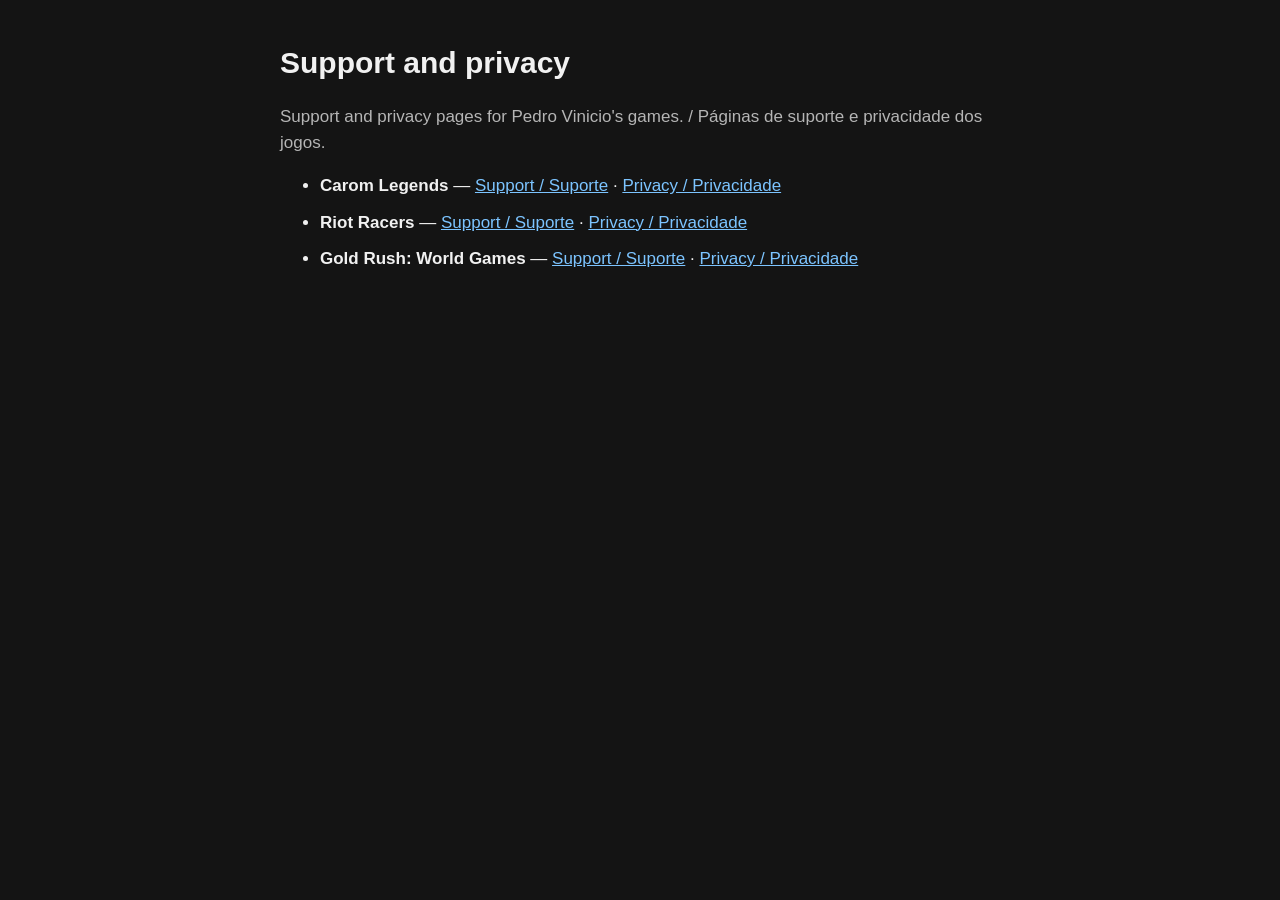
<file: index.html>
<!doctype html>
<html lang="en"><head><meta charset="utf-8"><meta name="viewport" content="width=device-width,initial-scale=1">
<title>Games · Support and privacy</title><style>
:root{--bg:#141414;--fg:#f1f1f1;--muted:#b5b5b5;--link:#7cc4ff}
body{margin:0;background:var(--bg);color:var(--fg);font:17px/1.55 -apple-system,BlinkMacSystemFont,"Segoe UI",sans-serif}
main{max-width:720px;margin:0 auto;padding:32px 16px 64px}
h1{font-size:30px;margin:8px 0 4px}a{color:var(--link)}.muted{color:var(--muted)}
li{margin:10px 0}
</style></head>
<body><main>
<h1>Support and privacy</h1>
<p class="muted">Support and privacy pages for Pedro Vinicio's games. / Páginas de suporte e privacidade dos jogos.</p>
<ul>
<li><strong>Carom Legends</strong> — <a href="carom-legends/support.html">Support / Suporte</a> · <a href="carom-legends/privacy.html">Privacy / Privacidade</a></li>
<li><strong>Riot Racers</strong> — <a href="riot-racers/support.html">Support / Suporte</a> · <a href="riot-racers/privacy.html">Privacy / Privacidade</a></li>
<li><strong>Gold Rush: World Games</strong> — <a href="gold-rush/support.html">Support / Suporte</a> · <a href="gold-rush/privacy.html">Privacy / Privacidade</a></li>
</ul>
</main></body></html>
</file>
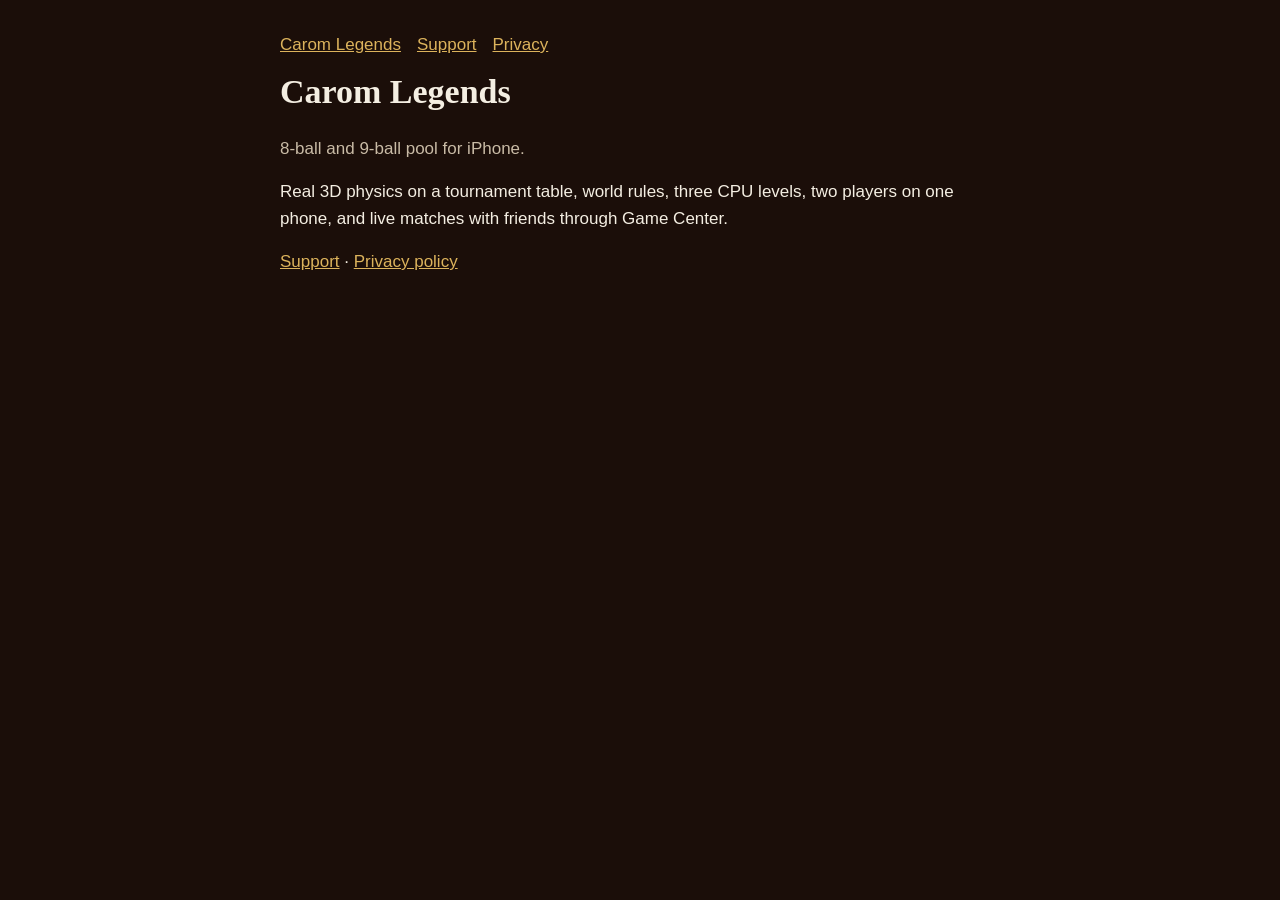
<file: carom-legends/index.html>
<!doctype html>
<html lang="en"><head><meta charset="utf-8"><meta name="viewport" content="width=device-width,initial-scale=1">
<title>Carom Legends · Carom Legends</title><style>
:root{--bg:#1b0e09;--fg:#f4eee2;--muted:#c9bba6;--gold:#dcb35c;--card:#2a160e}
body{margin:0;background:var(--bg);color:var(--fg);font:17px/1.55 -apple-system,BlinkMacSystemFont,"Segoe UI",sans-serif}
main{max-width:720px;margin:0 auto;padding:32px 16px 64px}
h1{font-family:Georgia,serif;font-size:34px;margin:8px 0 4px}h2{font-family:Georgia,serif;color:var(--gold);margin-top:32px}
a{color:var(--gold)}nav a{margin-right:16px}.muted{color:var(--muted)}
dt{font-weight:600;margin-top:14px}dd{margin:4px 0 0}
</style></head>
<body><main><nav><a href="index.html">Carom Legends</a><a href="support.html">Support</a><a href="privacy.html">Privacy</a></nav>
<h1>Carom Legends</h1>
<p class="muted">8-ball and 9-ball pool for iPhone.</p>
<p>Real 3D physics on a tournament table, world rules, three CPU levels, two players on one phone,
and live matches with friends through Game Center.</p>
<p><a href="support.html">Support</a> · <a href="privacy.html">Privacy policy</a></p>
</main></body></html>
</file>
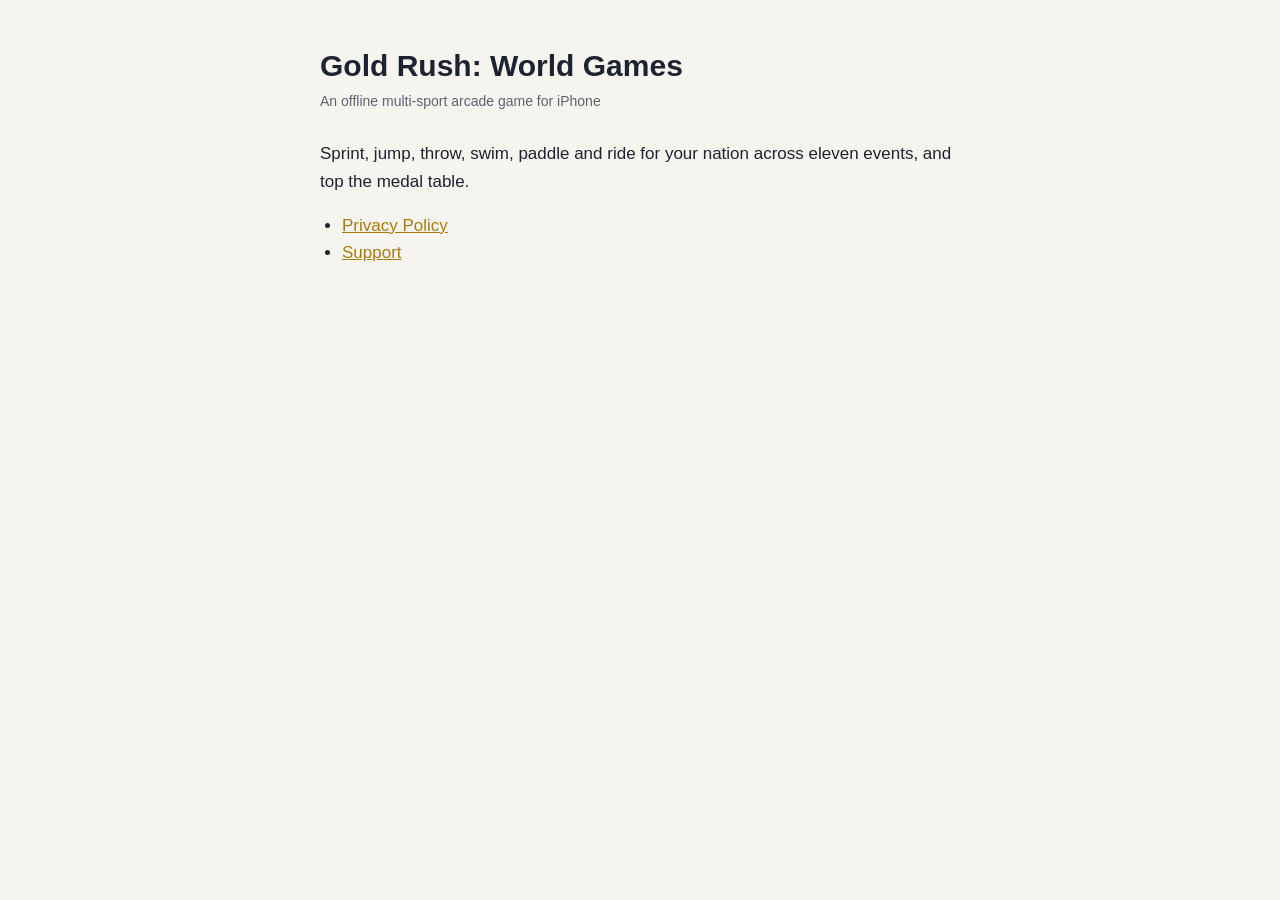
<file: gold-rush/index.html>
<!doctype html>
<html lang="en">
<head>
<meta charset="utf-8">
<meta name="viewport" content="width=device-width, initial-scale=1">
<title>Gold Rush: World Games</title>
<link rel="stylesheet" href="style.css">
</head>
<body>
<main>
<h1>Gold Rush: World Games</h1>
<div class="date">An offline multi-sport arcade game for iPhone</div>
<p>Sprint, jump, throw, swim, paddle and ride for your nation across eleven events, and top the medal table.</p>
<ul>
<li><a href="privacy.html">Privacy Policy</a></li>
<li><a href="support.html">Support</a></li>
</ul>
</main>
</body>
</html>
</file>
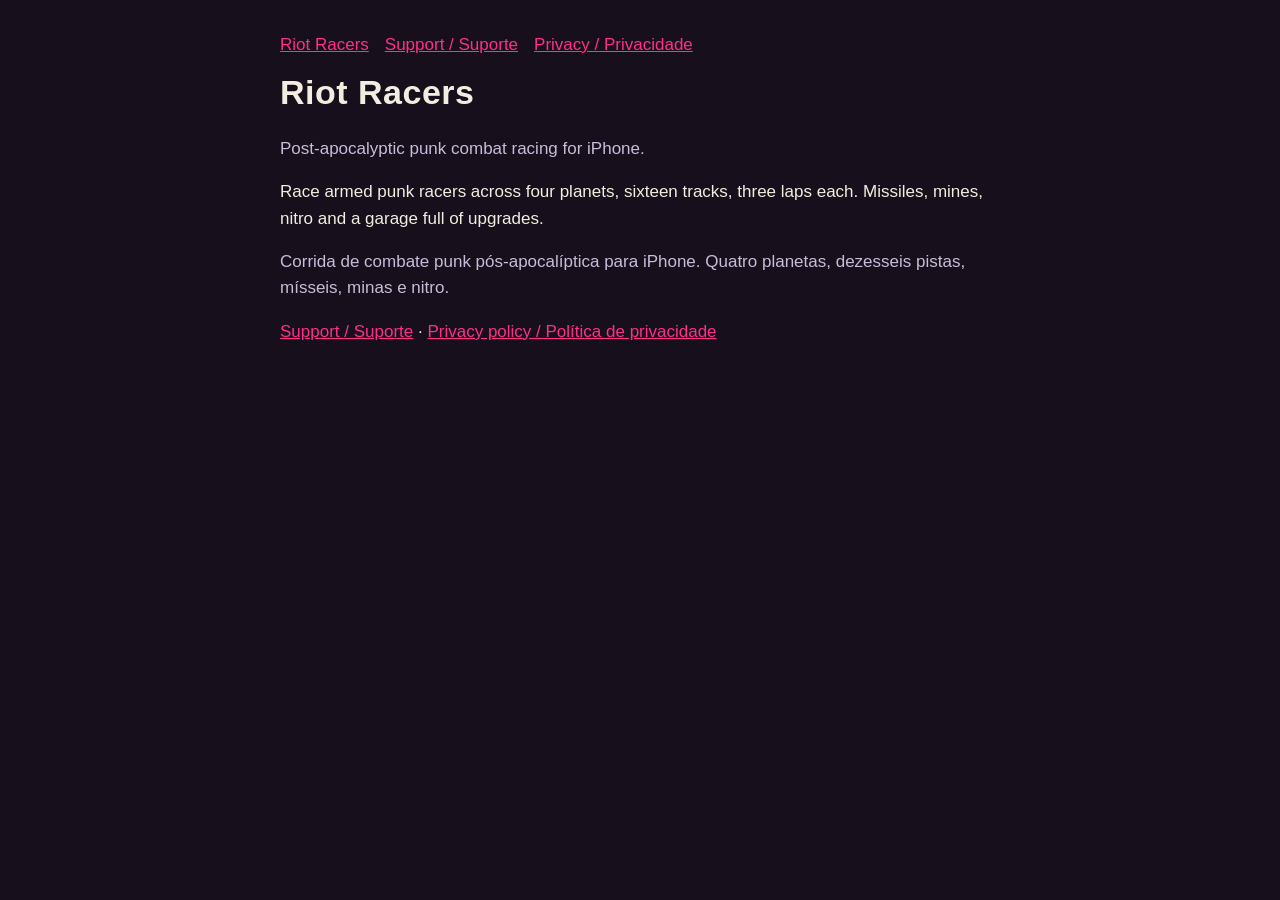
<file: riot-racers/index.html>
<!doctype html>
<html lang="en"><head><meta charset="utf-8"><meta name="viewport" content="width=device-width,initial-scale=1">
<title>Riot Racers · Riot Racers</title><style>
:root{--bg:#17101c;--fg:#f3ece0;--muted:#c8bcd8;--pink:#ff2e88;--yellow:#ffd23a;--card:#241a2c}
body{margin:0;background:var(--bg);color:var(--fg);font:17px/1.55 -apple-system,BlinkMacSystemFont,"Segoe UI",sans-serif}
main{max-width:720px;margin:0 auto;padding:32px 16px 64px}
h1{font-size:34px;margin:8px 0 4px;letter-spacing:.5px}h2{color:var(--yellow);margin-top:32px}
a{color:var(--pink)}nav a{margin-right:16px}.muted{color:var(--muted)}
dt{font-weight:600;margin-top:14px}dd{margin:4px 0 0}hr{border:0;border-top:1px solid #3a2e44;margin:48px 0 8px}
</style></head>
<body><main><nav><a href="index.html">Riot Racers</a><a href="support.html">Support / Suporte</a><a href="privacy.html">Privacy / Privacidade</a></nav>
<h1>Riot Racers</h1>
<p class="muted">Post-apocalyptic punk combat racing for iPhone.</p>
<p>Race armed punk racers across four planets, sixteen tracks, three laps each. Missiles, mines, nitro and a garage full of upgrades.</p>
<p lang="pt-BR" class="muted">Corrida de combate punk pós-apocalíptica para iPhone. Quatro planetas, dezesseis pistas, mísseis, minas e nitro.</p>
<p><a href="support.html">Support / Suporte</a> · <a href="privacy.html">Privacy policy / Política de privacidade</a></p>
</main></body></html>
</file>
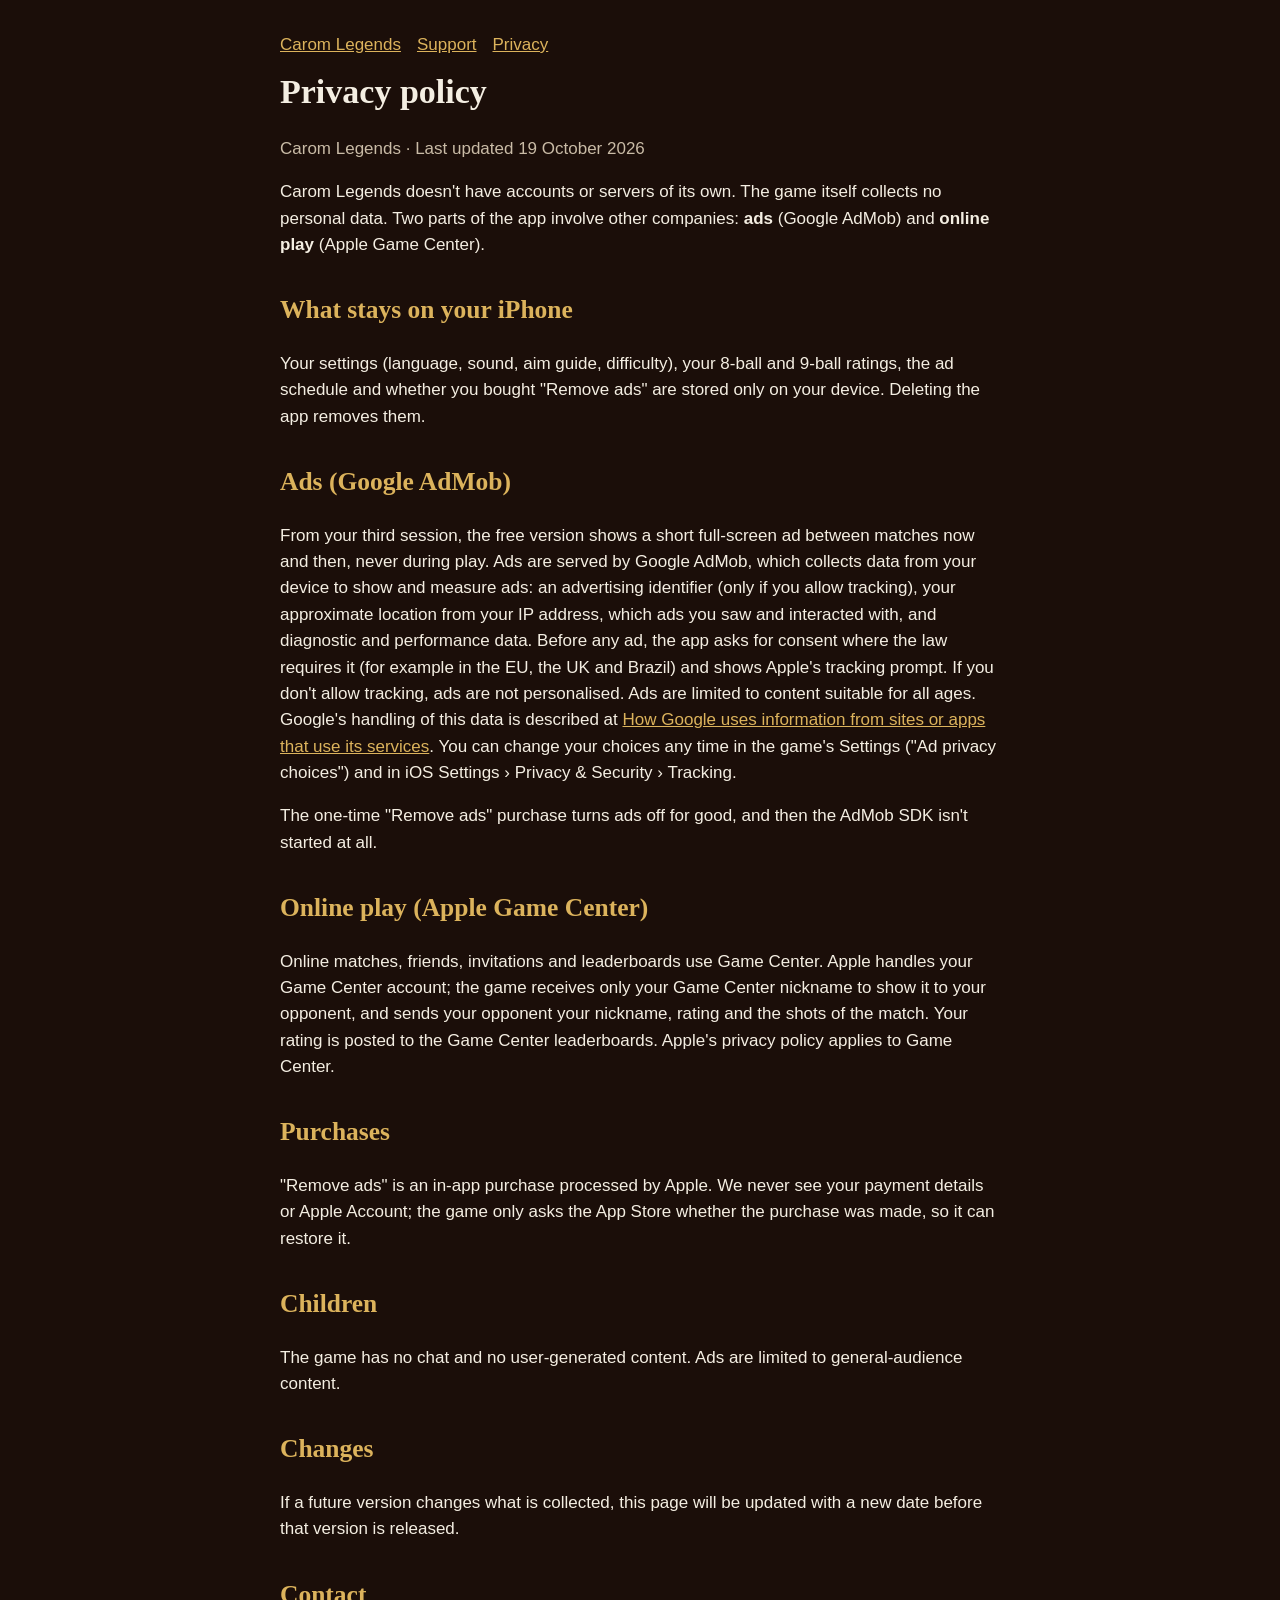
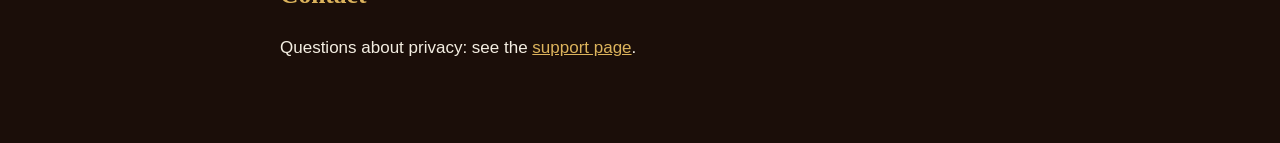
<file: carom-legends/privacy.html>
<!doctype html>
<html lang="en"><head><meta charset="utf-8"><meta name="viewport" content="width=device-width,initial-scale=1">
<title>Privacy policy · Carom Legends</title><style>
:root{--bg:#1b0e09;--fg:#f4eee2;--muted:#c9bba6;--gold:#dcb35c;--card:#2a160e}
body{margin:0;background:var(--bg);color:var(--fg);font:17px/1.55 -apple-system,BlinkMacSystemFont,"Segoe UI",sans-serif}
main{max-width:720px;margin:0 auto;padding:32px 16px 64px}
h1{font-family:Georgia,serif;font-size:34px;margin:8px 0 4px}h2{font-family:Georgia,serif;color:var(--gold);margin-top:32px}
a{color:var(--gold)}nav a{margin-right:16px}.muted{color:var(--muted)}
dt{font-weight:600;margin-top:14px}dd{margin:4px 0 0}
</style></head>
<body><main><nav><a href="index.html">Carom Legends</a><a href="support.html">Support</a><a href="privacy.html">Privacy</a></nav>
<h1>Privacy policy</h1>
<p class="muted">Carom Legends · Last updated 19 October 2026</p>
<p>Carom Legends doesn't have accounts or servers of its own. The game itself collects no personal data.
Two parts of the app involve other companies: <strong>ads</strong> (Google AdMob) and <strong>online play</strong> (Apple Game Center).</p>
<h2>What stays on your iPhone</h2>
<p>Your settings (language, sound, aim guide, difficulty), your 8-ball and 9-ball ratings, the ad schedule and whether you bought
"Remove ads" are stored only on your device. Deleting the app removes them.</p>
<h2>Ads (Google AdMob)</h2>
<p>From your third session, the free version shows a short full-screen ad between matches now and then, never during play.
Ads are served by Google AdMob, which collects data from your device to show and measure ads: an advertising identifier
(only if you allow tracking), your approximate location from your IP address, which ads you saw and interacted with,
and diagnostic and performance data. Before any ad, the app asks for consent where the law requires it (for example in
the EU, the UK and Brazil) and shows Apple's tracking prompt. If you don't allow tracking, ads are not personalised.
Ads are limited to content suitable for all ages. Google's handling of this data is described at
<a href="https://policies.google.com/technologies/partner-sites">How Google uses information from sites or apps that use its services</a>.
You can change your choices any time in the game's Settings ("Ad privacy choices") and in iOS Settings › Privacy &amp; Security › Tracking.</p>
<p>The one-time "Remove ads" purchase turns ads off for good, and then the AdMob SDK isn't started at all.</p>
<h2>Online play (Apple Game Center)</h2>
<p>Online matches, friends, invitations and leaderboards use Game Center. Apple handles your Game Center account; the game
receives only your Game Center nickname to show it to your opponent, and sends your opponent your nickname, rating and the
shots of the match. Your rating is posted to the Game Center leaderboards. Apple's privacy policy applies to Game Center.</p>
<h2>Purchases</h2>
<p>"Remove ads" is an in-app purchase processed by Apple. We never see your payment details or Apple Account; the game only
asks the App Store whether the purchase was made, so it can restore it.</p>
<h2>Children</h2>
<p>The game has no chat and no user-generated content. Ads are limited to general-audience content.</p>
<h2>Changes</h2>
<p>If a future version changes what is collected, this page will be updated with a new date before that version is released.</p>
<h2>Contact</h2>
<p>Questions about privacy: see the <a href="support.html">support page</a>.</p>
</main></body></html>
</file>
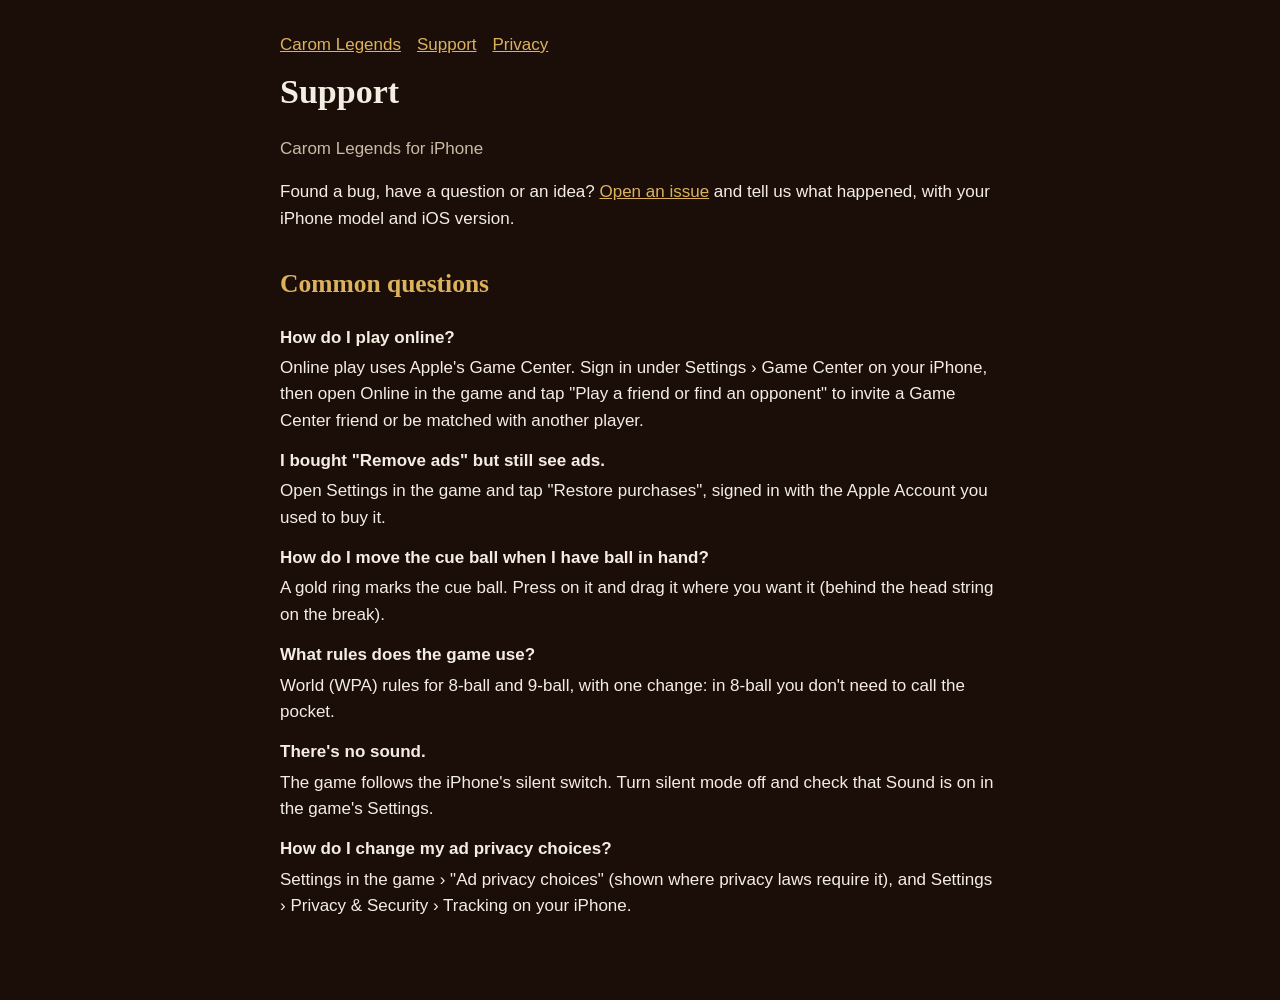
<file: carom-legends/support.html>
<!doctype html>
<html lang="en"><head><meta charset="utf-8"><meta name="viewport" content="width=device-width,initial-scale=1">
<title>Support · Carom Legends</title><style>
:root{--bg:#1b0e09;--fg:#f4eee2;--muted:#c9bba6;--gold:#dcb35c;--card:#2a160e}
body{margin:0;background:var(--bg);color:var(--fg);font:17px/1.55 -apple-system,BlinkMacSystemFont,"Segoe UI",sans-serif}
main{max-width:720px;margin:0 auto;padding:32px 16px 64px}
h1{font-family:Georgia,serif;font-size:34px;margin:8px 0 4px}h2{font-family:Georgia,serif;color:var(--gold);margin-top:32px}
a{color:var(--gold)}nav a{margin-right:16px}.muted{color:var(--muted)}
dt{font-weight:600;margin-top:14px}dd{margin:4px 0 0}
</style></head>
<body><main><nav><a href="index.html">Carom Legends</a><a href="support.html">Support</a><a href="privacy.html">Privacy</a></nav>
<h1>Support</h1>
<p class="muted">Carom Legends for iPhone</p>
<p>Found a bug, have a question or an idea? <a href="https://github.com/pedrovinicio/all-legal/issues/new?title=%5BCarom%20Legends%5D%20">Open an issue</a>
and tell us what happened, with your iPhone model and iOS version.</p>
<h2>Common questions</h2>
<dl>
<dt>How do I play online?</dt>
<dd>Online play uses Apple's Game Center. Sign in under Settings › Game Center on your iPhone, then open Online in the game
and tap "Play a friend or find an opponent" to invite a Game Center friend or be matched with another player.</dd>
<dt>I bought "Remove ads" but still see ads.</dt>
<dd>Open Settings in the game and tap "Restore purchases", signed in with the Apple Account you used to buy it.</dd>
<dt>How do I move the cue ball when I have ball in hand?</dt>
<dd>A gold ring marks the cue ball. Press on it and drag it where you want it (behind the head string on the break).</dd>
<dt>What rules does the game use?</dt>
<dd>World (WPA) rules for 8-ball and 9-ball, with one change: in 8-ball you don't need to call the pocket.</dd>
<dt>There's no sound.</dt>
<dd>The game follows the iPhone's silent switch. Turn silent mode off and check that Sound is on in the game's Settings.</dd>
<dt>How do I change my ad privacy choices?</dt>
<dd>Settings in the game › "Ad privacy choices" (shown where privacy laws require it), and Settings › Privacy &amp; Security › Tracking on your iPhone.</dd>
</dl>
</main></body></html>
</file>
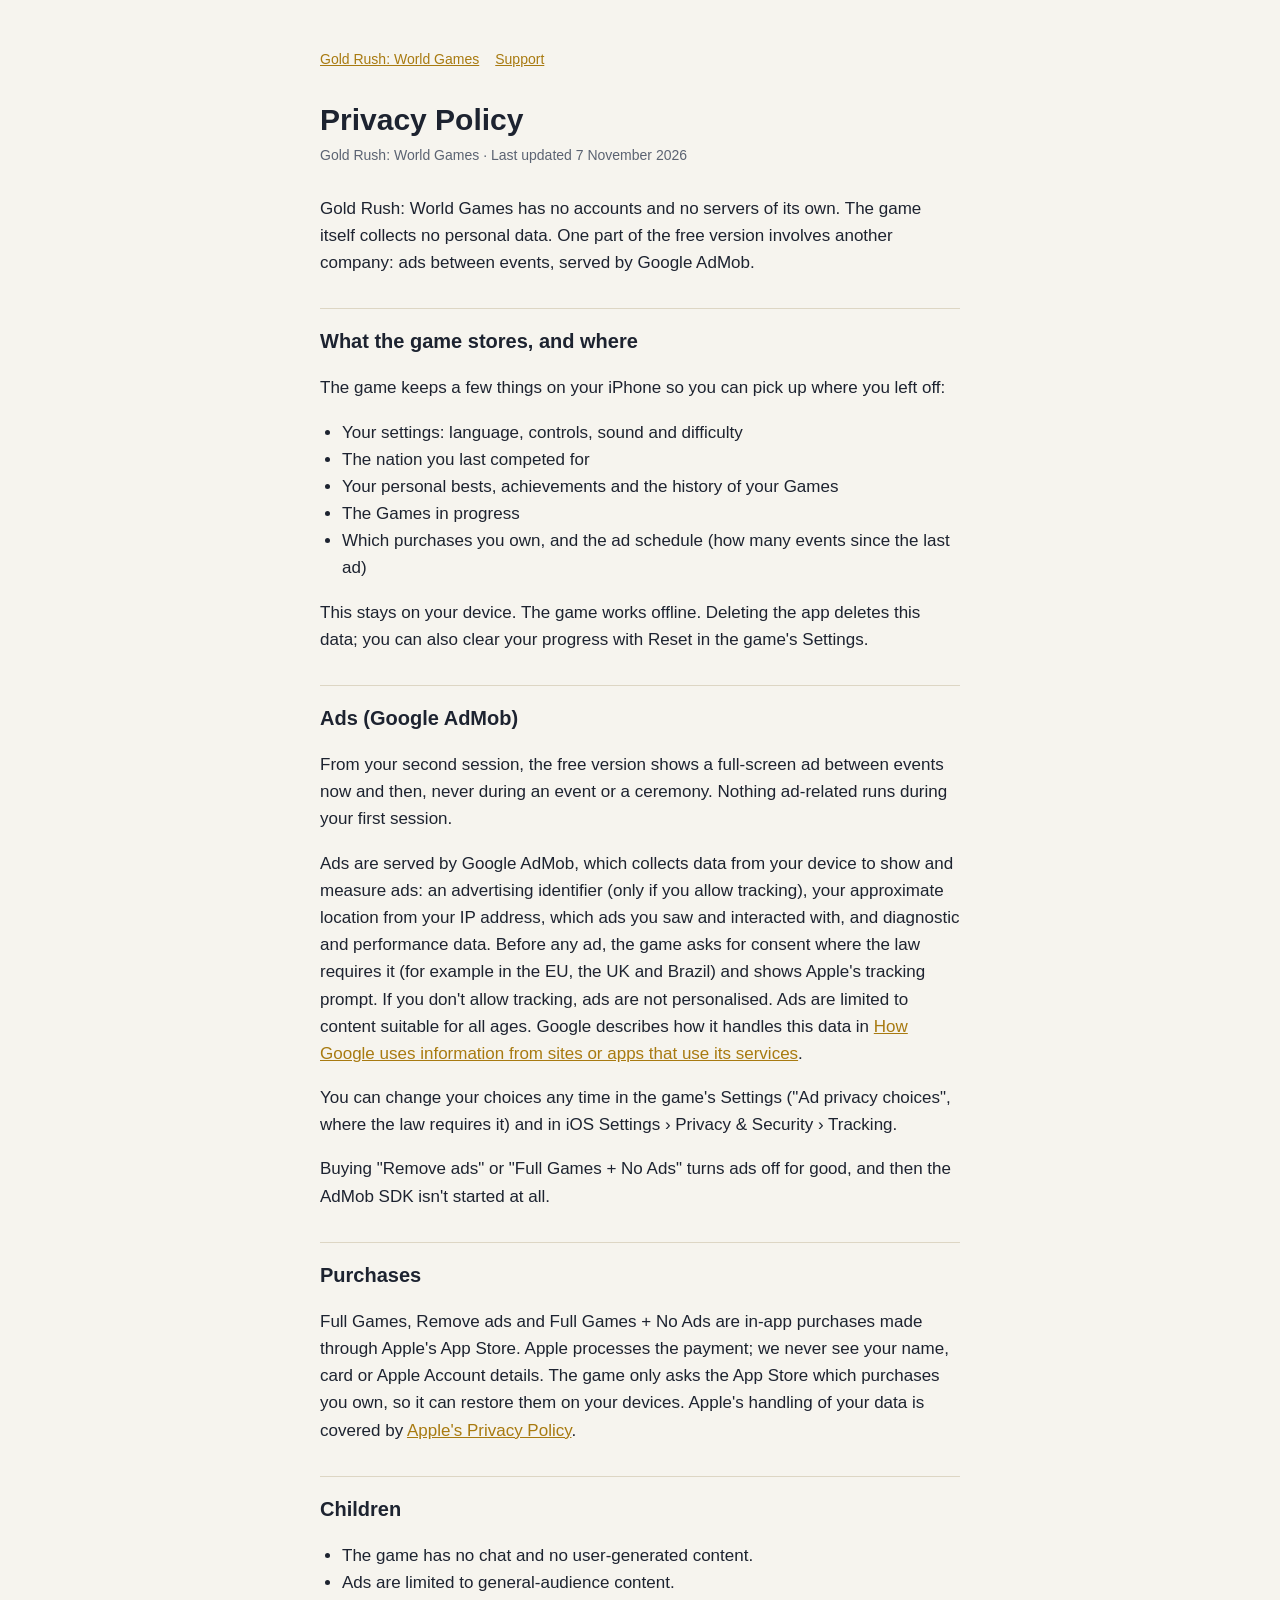
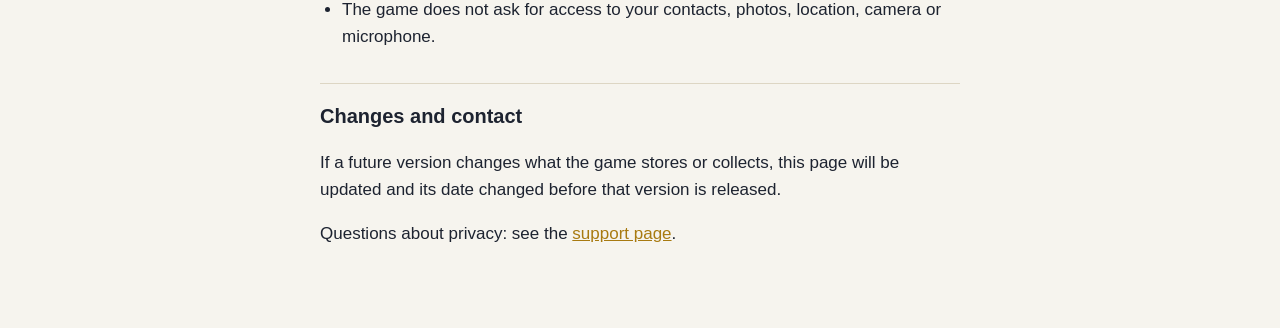
<file: gold-rush/privacy.html>
<!doctype html>
<html lang="en">
<head>
<meta charset="utf-8">
<meta name="viewport" content="width=device-width, initial-scale=1">
<title>Privacy Policy · Gold Rush: World Games</title>
<link rel="stylesheet" href="style.css">
</head>
<body>
<main>
<nav><a href="./">Gold Rush: World Games</a><a href="support.html">Support</a></nav>
<h1>Privacy Policy</h1>
<div class="date">Gold Rush: World Games · Last updated 7 November 2026</div>

<p>Gold Rush: World Games has no accounts and no servers of its own. The game itself collects no personal data. One part of the free version involves another company: ads between events, served by Google AdMob.</p>

<h2>What the game stores, and where</h2>
<p>The game keeps a few things on your iPhone so you can pick up where you left off:</p>
<ul>
<li>Your settings: language, controls, sound and difficulty</li>
<li>The nation you last competed for</li>
<li>Your personal bests, achievements and the history of your Games</li>
<li>The Games in progress</li>
<li>Which purchases you own, and the ad schedule (how many events since the last ad)</li>
</ul>
<p>This stays on your device. The game works offline. Deleting the app deletes this data; you can also clear your progress with Reset in the game's Settings.</p>

<h2>Ads (Google AdMob)</h2>
<p>From your second session, the free version shows a full-screen ad between events now and then, never during an event or a ceremony. Nothing ad-related runs during your first session.</p>
<p>Ads are served by Google AdMob, which collects data from your device to show and measure ads: an advertising identifier (only if you allow tracking), your approximate location from your IP address, which ads you saw and interacted with, and diagnostic and performance data. Before any ad, the game asks for consent where the law requires it (for example in the EU, the UK and Brazil) and shows Apple's tracking prompt. If you don't allow tracking, ads are not personalised. Ads are limited to content suitable for all ages. Google describes how it handles this data in <a href="https://policies.google.com/technologies/partner-sites">How Google uses information from sites or apps that use its services</a>.</p>
<p>You can change your choices any time in the game's Settings ("Ad privacy choices", where the law requires it) and in iOS Settings › Privacy &amp; Security › Tracking.</p>
<p>Buying "Remove ads" or "Full Games + No Ads" turns ads off for good, and then the AdMob SDK isn't started at all.</p>

<h2>Purchases</h2>
<p>Full Games, Remove ads and Full Games + No Ads are in-app purchases made through Apple's App Store. Apple processes the payment; we never see your name, card or Apple Account details. The game only asks the App Store which purchases you own, so it can restore them on your devices. Apple's handling of your data is covered by <a href="https://www.apple.com/legal/privacy/">Apple's Privacy Policy</a>.</p>

<h2>Children</h2>
<ul>
<li>The game has no chat and no user-generated content.</li>
<li>Ads are limited to general-audience content.</li>
<li>The game does not ask for access to your contacts, photos, location, camera or microphone.</li>
</ul>

<h2>Changes and contact</h2>
<p>If a future version changes what the game stores or collects, this page will be updated and its date changed before that version is released.</p>
<p>Questions about privacy: see the <a href="support.html">support page</a>.</p>
</main>
</body>
</html>
</file>
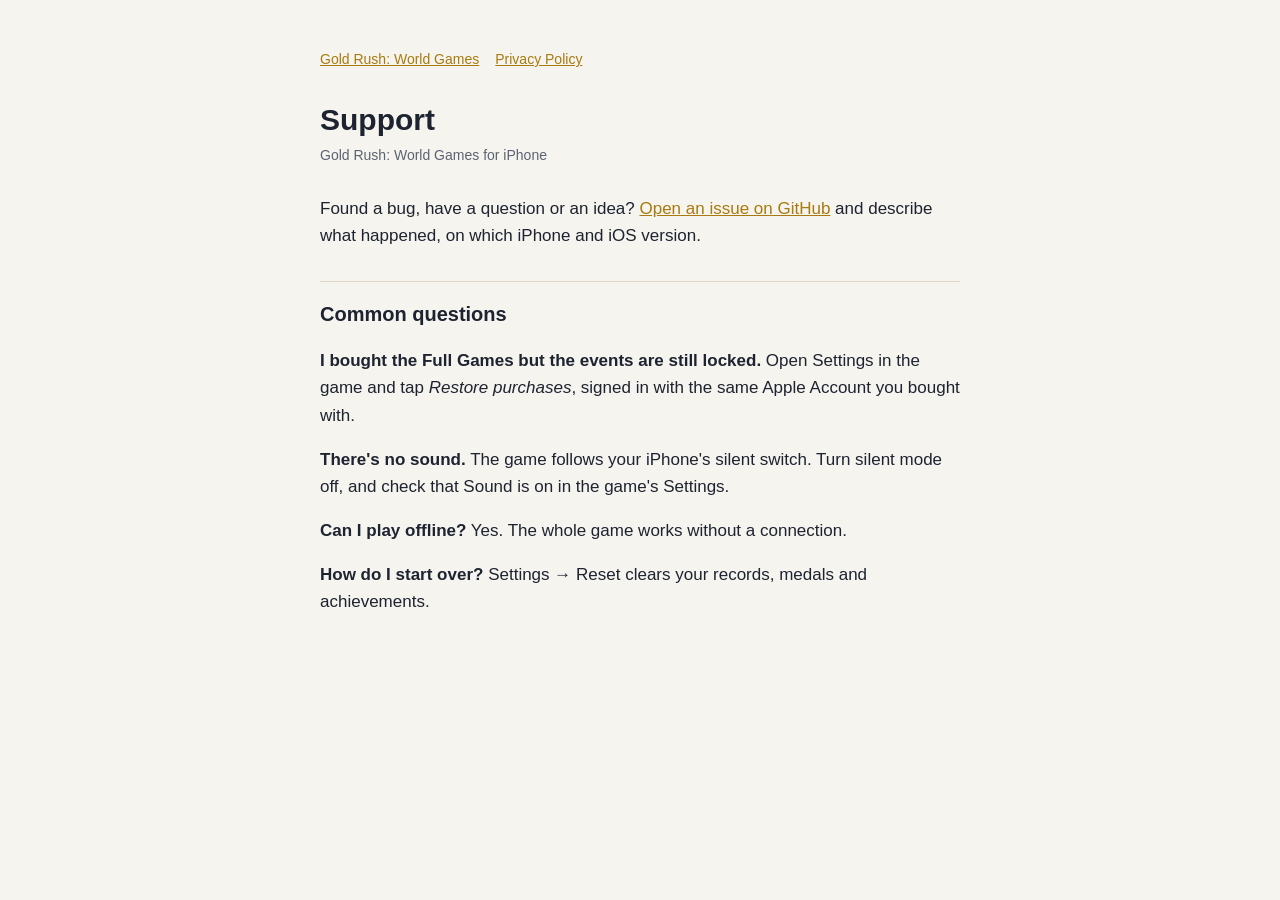
<file: gold-rush/support.html>
<!doctype html>
<html lang="en">
<head>
<meta charset="utf-8">
<meta name="viewport" content="width=device-width, initial-scale=1">
<title>Support · Gold Rush: World Games</title>
<link rel="stylesheet" href="style.css">
</head>
<body>
<main>
<nav><a href="./">Gold Rush: World Games</a><a href="privacy.html">Privacy Policy</a></nav>
<h1>Support</h1>
<div class="date">Gold Rush: World Games for iPhone</div>

<p>Found a bug, have a question or an idea? <a href="https://github.com/pedrovinicio/all-legal/issues/new?title=%5BGold%20Rush%5D%20">Open an issue on GitHub</a> and describe what happened, on which iPhone and iOS version.</p>

<h2>Common questions</h2>
<p><strong>I bought the Full Games but the events are still locked.</strong> Open Settings in the game and tap <em>Restore purchases</em>, signed in with the same Apple Account you bought with.</p>
<p><strong>There's no sound.</strong> The game follows your iPhone's silent switch. Turn silent mode off, and check that Sound is on in the game's Settings.</p>
<p><strong>Can I play offline?</strong> Yes. The whole game works without a connection.</p>
<p><strong>How do I start over?</strong> Settings → Reset clears your records, medals and achievements.</p>
</main>
</body>
</html>
</file>
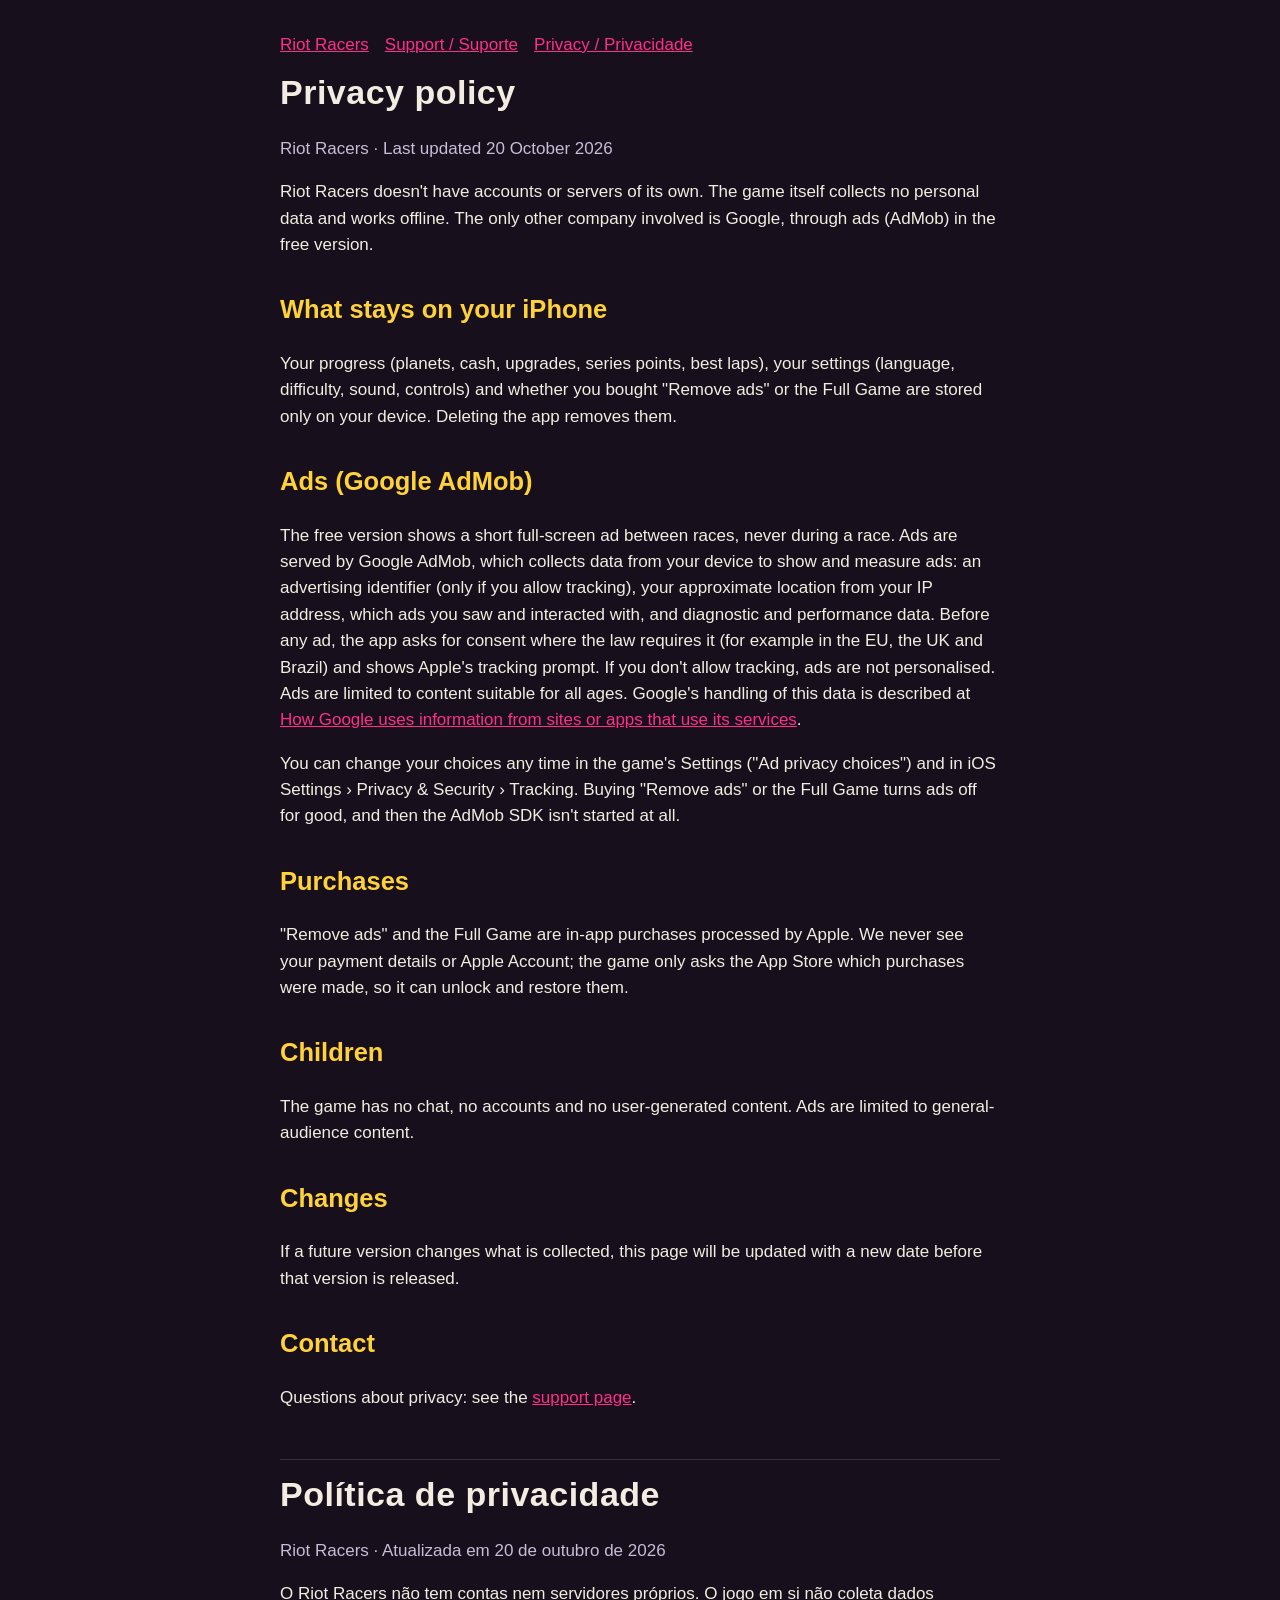
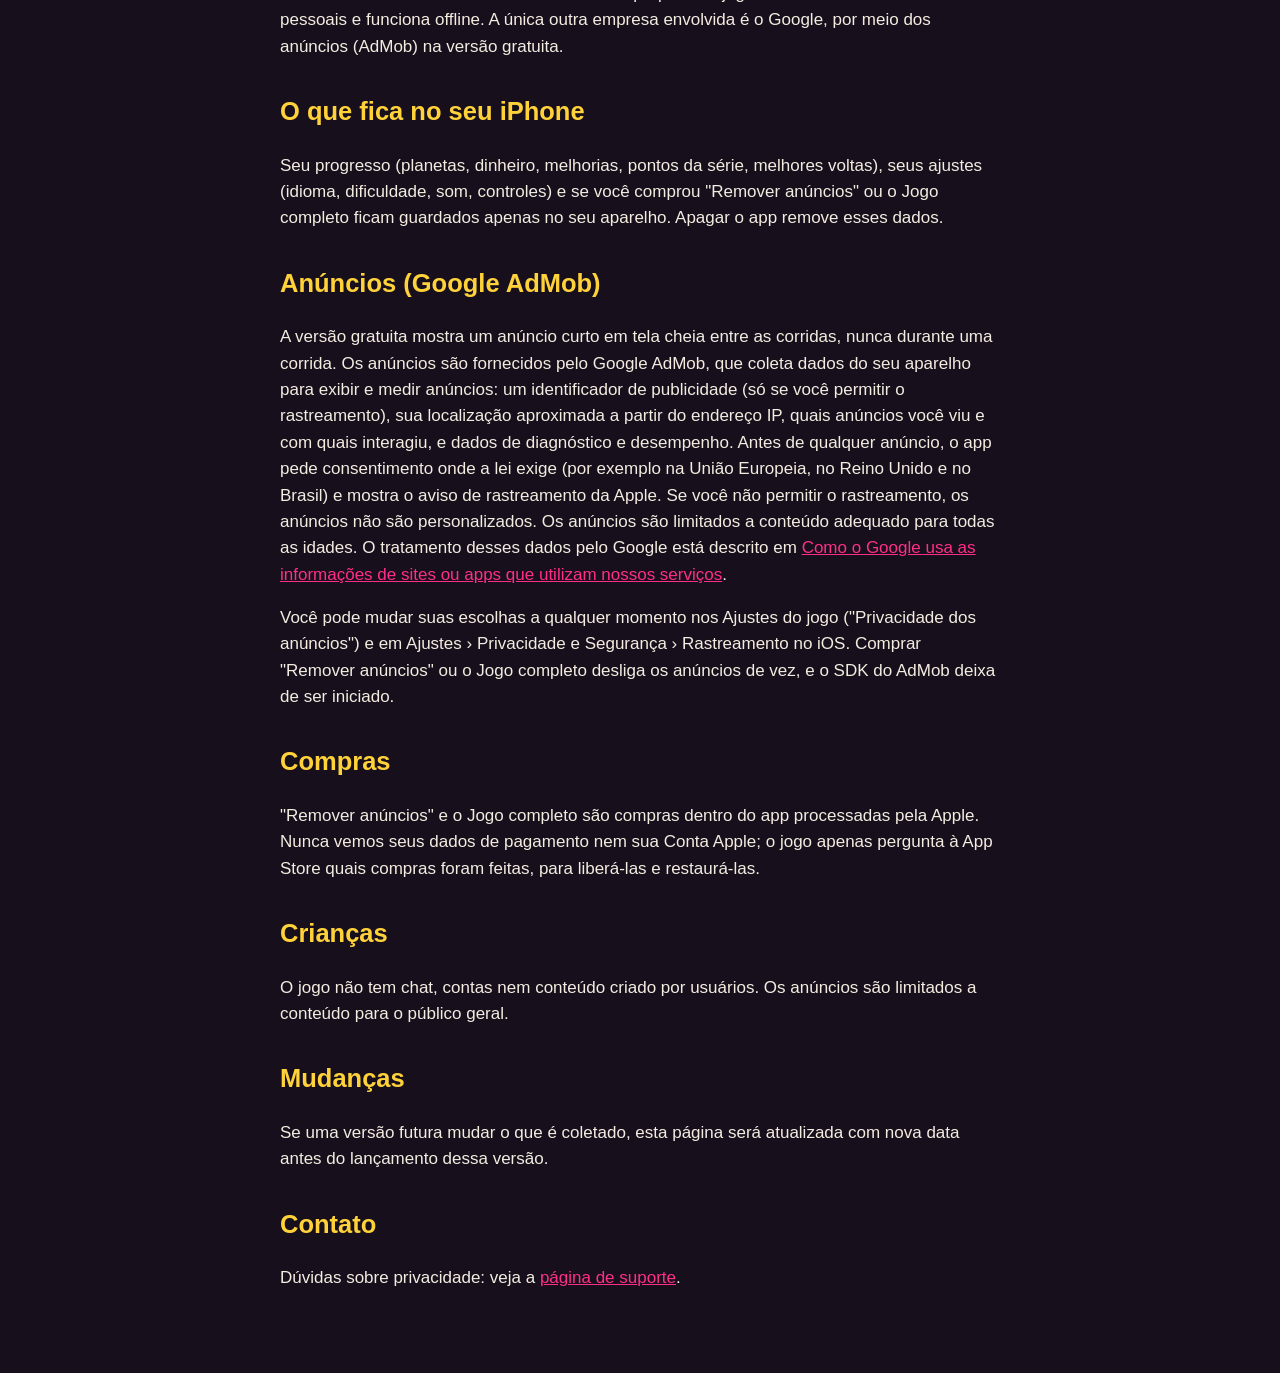
<file: riot-racers/privacy.html>
<!doctype html>
<html lang="en"><head><meta charset="utf-8"><meta name="viewport" content="width=device-width,initial-scale=1">
<title>Privacy policy · Riot Racers</title><style>
:root{--bg:#17101c;--fg:#f3ece0;--muted:#c8bcd8;--pink:#ff2e88;--yellow:#ffd23a;--card:#241a2c}
body{margin:0;background:var(--bg);color:var(--fg);font:17px/1.55 -apple-system,BlinkMacSystemFont,"Segoe UI",sans-serif}
main{max-width:720px;margin:0 auto;padding:32px 16px 64px}
h1{font-size:34px;margin:8px 0 4px;letter-spacing:.5px}h2{color:var(--yellow);margin-top:32px}
a{color:var(--pink)}nav a{margin-right:16px}.muted{color:var(--muted)}
dt{font-weight:600;margin-top:14px}dd{margin:4px 0 0}hr{border:0;border-top:1px solid #3a2e44;margin:48px 0 8px}
</style></head>
<body><main><nav><a href="index.html">Riot Racers</a><a href="support.html">Support / Suporte</a><a href="privacy.html">Privacy / Privacidade</a></nav>
<h1>Privacy policy</h1>
<p class="muted">Riot Racers · Last updated 20 October 2026</p>
<p>Riot Racers doesn't have accounts or servers of its own. The game itself collects no personal data and works offline.
The only other company involved is Google, through ads (AdMob) in the free version.</p>
<h2>What stays on your iPhone</h2>
<p>Your progress (planets, cash, upgrades, series points, best laps), your settings (language, difficulty, sound, controls)
and whether you bought "Remove ads" or the Full Game are stored only on your device. Deleting the app removes them.</p>
<h2>Ads (Google AdMob)</h2>
<p>The free version shows a short full-screen ad between races, never during a race. Ads are served by Google AdMob, which
collects data from your device to show and measure ads: an advertising identifier (only if you allow tracking), your
approximate location from your IP address, which ads you saw and interacted with, and diagnostic and performance data.
Before any ad, the app asks for consent where the law requires it (for example in the EU, the UK and Brazil) and shows
Apple's tracking prompt. If you don't allow tracking, ads are not personalised. Ads are limited to content suitable for
all ages. Google's handling of this data is described at
<a href="https://policies.google.com/technologies/partner-sites">How Google uses information from sites or apps that use its services</a>.</p>
<p>You can change your choices any time in the game's Settings ("Ad privacy choices") and in iOS Settings › Privacy &amp; Security › Tracking.
Buying "Remove ads" or the Full Game turns ads off for good, and then the AdMob SDK isn't started at all.</p>
<h2>Purchases</h2>
<p>"Remove ads" and the Full Game are in-app purchases processed by Apple. We never see your payment details or Apple Account;
the game only asks the App Store which purchases were made, so it can unlock and restore them.</p>
<h2>Children</h2>
<p>The game has no chat, no accounts and no user-generated content. Ads are limited to general-audience content.</p>
<h2>Changes</h2>
<p>If a future version changes what is collected, this page will be updated with a new date before that version is released.</p>
<h2>Contact</h2>
<p>Questions about privacy: see the <a href="support.html">support page</a>.</p>
<hr><section lang="pt-BR">
<h1>Política de privacidade</h1>
<p class="muted">Riot Racers · Atualizada em 20 de outubro de 2026</p>
<p>O Riot Racers não tem contas nem servidores próprios. O jogo em si não coleta dados pessoais e funciona offline.
A única outra empresa envolvida é o Google, por meio dos anúncios (AdMob) na versão gratuita.</p>
<h2>O que fica no seu iPhone</h2>
<p>Seu progresso (planetas, dinheiro, melhorias, pontos da série, melhores voltas), seus ajustes (idioma, dificuldade, som,
controles) e se você comprou "Remover anúncios" ou o Jogo completo ficam guardados apenas no seu aparelho. Apagar o app remove esses dados.</p>
<h2>Anúncios (Google AdMob)</h2>
<p>A versão gratuita mostra um anúncio curto em tela cheia entre as corridas, nunca durante uma corrida. Os anúncios são
fornecidos pelo Google AdMob, que coleta dados do seu aparelho para exibir e medir anúncios: um identificador de publicidade
(só se você permitir o rastreamento), sua localização aproximada a partir do endereço IP, quais anúncios você viu e com quais
interagiu, e dados de diagnóstico e desempenho. Antes de qualquer anúncio, o app pede consentimento onde a lei exige (por exemplo
na União Europeia, no Reino Unido e no Brasil) e mostra o aviso de rastreamento da Apple. Se você não permitir o rastreamento,
os anúncios não são personalizados. Os anúncios são limitados a conteúdo adequado para todas as idades. O tratamento desses dados
pelo Google está descrito em <a href="https://policies.google.com/technologies/partner-sites?hl=pt-BR">Como o Google usa as informações de sites ou apps que utilizam nossos serviços</a>.</p>
<p>Você pode mudar suas escolhas a qualquer momento nos Ajustes do jogo ("Privacidade dos anúncios") e em Ajustes › Privacidade e Segurança › Rastreamento no iOS.
Comprar "Remover anúncios" ou o Jogo completo desliga os anúncios de vez, e o SDK do AdMob deixa de ser iniciado.</p>
<h2>Compras</h2>
<p>"Remover anúncios" e o Jogo completo são compras dentro do app processadas pela Apple. Nunca vemos seus dados de pagamento
nem sua Conta Apple; o jogo apenas pergunta à App Store quais compras foram feitas, para liberá-las e restaurá-las.</p>
<h2>Crianças</h2>
<p>O jogo não tem chat, contas nem conteúdo criado por usuários. Os anúncios são limitados a conteúdo para o público geral.</p>
<h2>Mudanças</h2>
<p>Se uma versão futura mudar o que é coletado, esta página será atualizada com nova data antes do lançamento dessa versão.</p>
<h2>Contato</h2>
<p>Dúvidas sobre privacidade: veja a <a href="support.html">página de suporte</a>.</p></section>
</main></body></html>
</file>
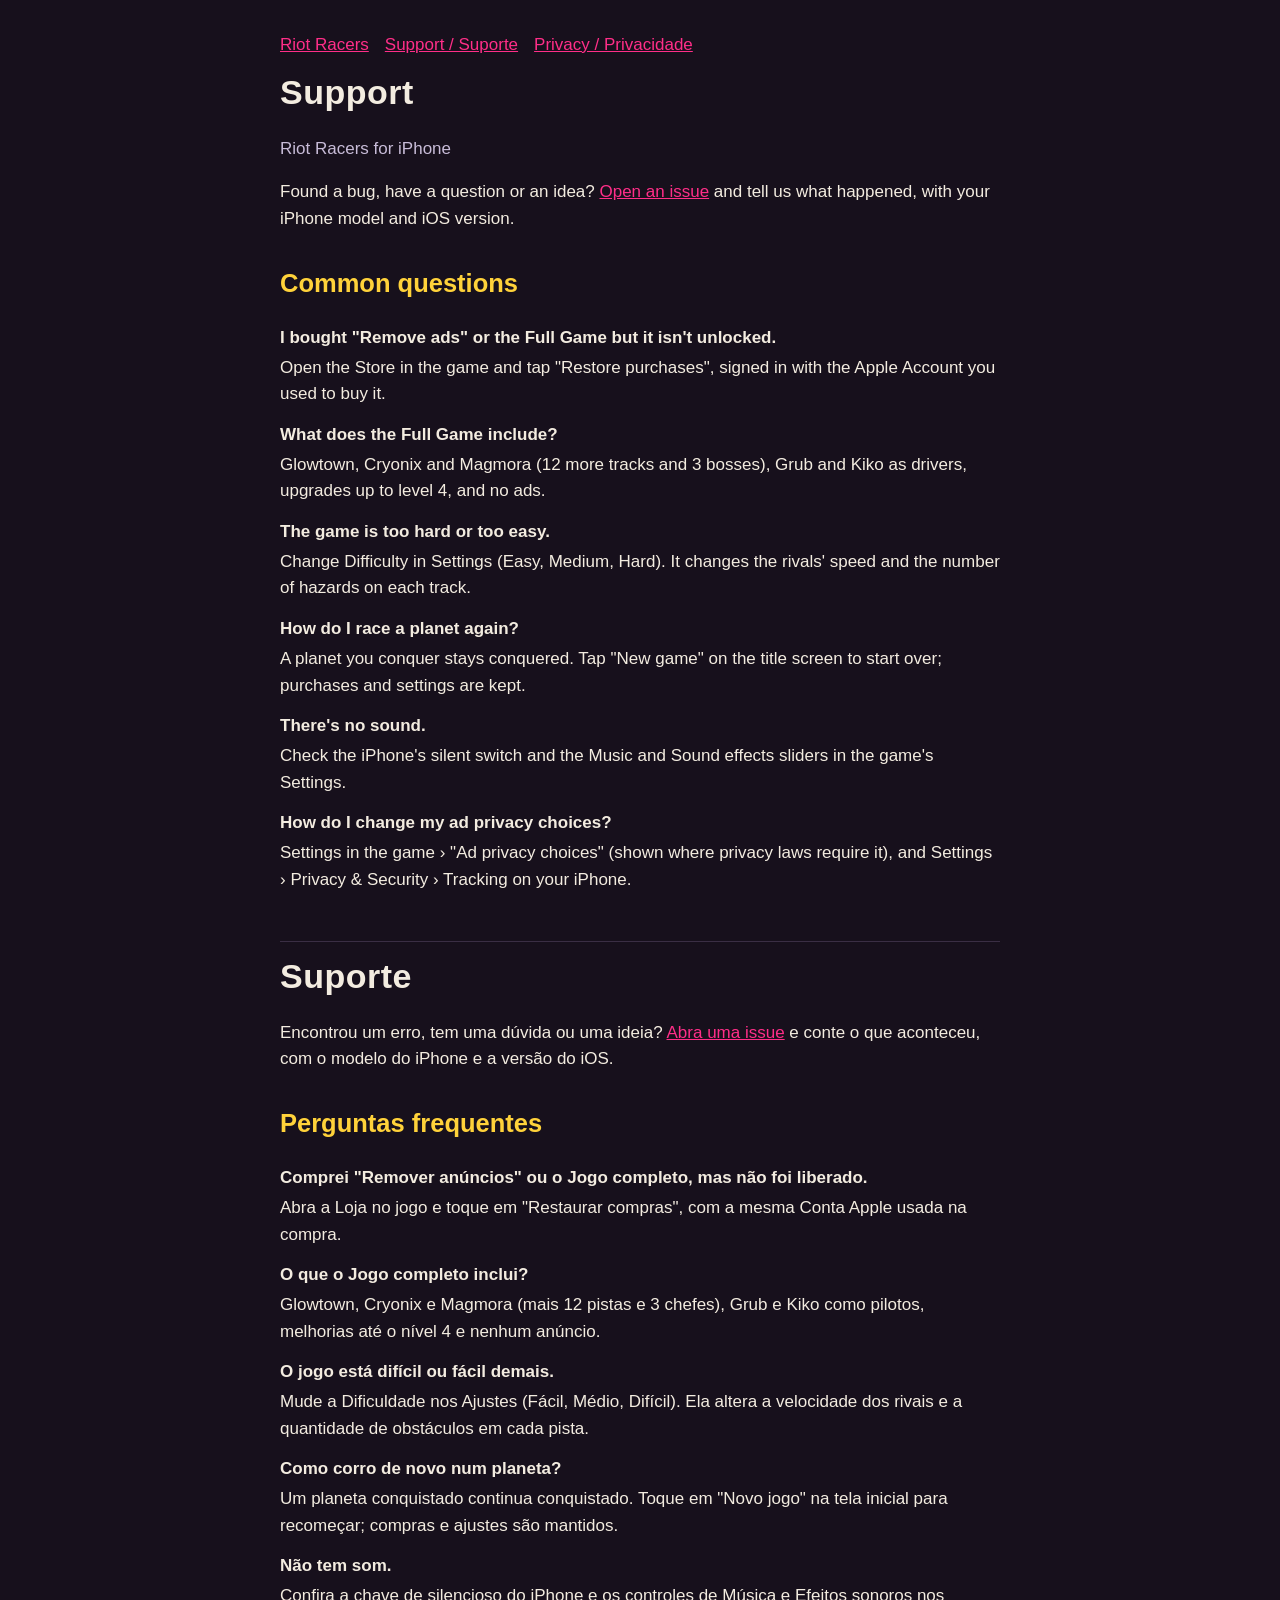
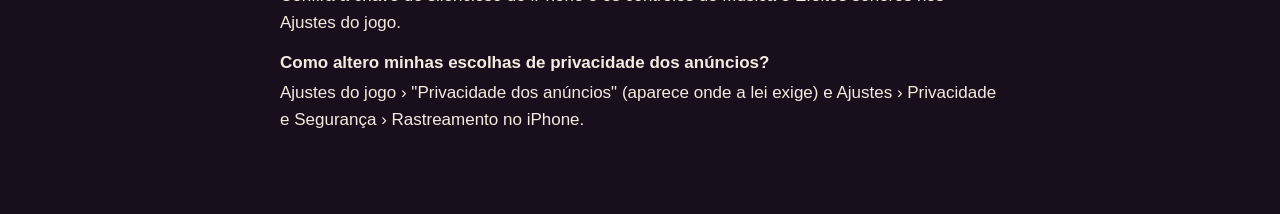
<file: riot-racers/support.html>
<!doctype html>
<html lang="en"><head><meta charset="utf-8"><meta name="viewport" content="width=device-width,initial-scale=1">
<title>Support · Riot Racers</title><style>
:root{--bg:#17101c;--fg:#f3ece0;--muted:#c8bcd8;--pink:#ff2e88;--yellow:#ffd23a;--card:#241a2c}
body{margin:0;background:var(--bg);color:var(--fg);font:17px/1.55 -apple-system,BlinkMacSystemFont,"Segoe UI",sans-serif}
main{max-width:720px;margin:0 auto;padding:32px 16px 64px}
h1{font-size:34px;margin:8px 0 4px;letter-spacing:.5px}h2{color:var(--yellow);margin-top:32px}
a{color:var(--pink)}nav a{margin-right:16px}.muted{color:var(--muted)}
dt{font-weight:600;margin-top:14px}dd{margin:4px 0 0}hr{border:0;border-top:1px solid #3a2e44;margin:48px 0 8px}
</style></head>
<body><main><nav><a href="index.html">Riot Racers</a><a href="support.html">Support / Suporte</a><a href="privacy.html">Privacy / Privacidade</a></nav>
<h1>Support</h1>
<p class="muted">Riot Racers for iPhone</p>
<p>Found a bug, have a question or an idea? <a href="https://github.com/pedrovinicio/all-legal/issues/new?title=%5BRiot%20Racers%5D%20">Open an issue</a> and tell us what happened, with your iPhone model and iOS version.</p>
<h2>Common questions</h2>
<dl>
<dt>I bought "Remove ads" or the Full Game but it isn't unlocked.</dt>
<dd>Open the Store in the game and tap "Restore purchases", signed in with the Apple Account you used to buy it.</dd>
<dt>What does the Full Game include?</dt>
<dd>Glowtown, Cryonix and Magmora (12 more tracks and 3 bosses), Grub and Kiko as drivers, upgrades up to level 4, and no ads.</dd>
<dt>The game is too hard or too easy.</dt>
<dd>Change Difficulty in Settings (Easy, Medium, Hard). It changes the rivals' speed and the number of hazards on each track.</dd>
<dt>How do I race a planet again?</dt>
<dd>A planet you conquer stays conquered. Tap "New game" on the title screen to start over; purchases and settings are kept.</dd>
<dt>There's no sound.</dt>
<dd>Check the iPhone's silent switch and the Music and Sound effects sliders in the game's Settings.</dd>
<dt>How do I change my ad privacy choices?</dt>
<dd>Settings in the game › "Ad privacy choices" (shown where privacy laws require it), and Settings › Privacy &amp; Security › Tracking on your iPhone.</dd>
</dl>
<hr><section lang="pt-BR">
<h1>Suporte</h1>
<p>Encontrou um erro, tem uma dúvida ou uma ideia? <a href="https://github.com/pedrovinicio/all-legal/issues/new?title=%5BRiot%20Racers%5D%20">Abra uma issue</a> e conte o que aconteceu, com o modelo do iPhone e a versão do iOS.</p>
<h2>Perguntas frequentes</h2>
<dl>
<dt>Comprei "Remover anúncios" ou o Jogo completo, mas não foi liberado.</dt>
<dd>Abra a Loja no jogo e toque em "Restaurar compras", com a mesma Conta Apple usada na compra.</dd>
<dt>O que o Jogo completo inclui?</dt>
<dd>Glowtown, Cryonix e Magmora (mais 12 pistas e 3 chefes), Grub e Kiko como pilotos, melhorias até o nível 4 e nenhum anúncio.</dd>
<dt>O jogo está difícil ou fácil demais.</dt>
<dd>Mude a Dificuldade nos Ajustes (Fácil, Médio, Difícil). Ela altera a velocidade dos rivais e a quantidade de obstáculos em cada pista.</dd>
<dt>Como corro de novo num planeta?</dt>
<dd>Um planeta conquistado continua conquistado. Toque em "Novo jogo" na tela inicial para recomeçar; compras e ajustes são mantidos.</dd>
<dt>Não tem som.</dt>
<dd>Confira a chave de silencioso do iPhone e os controles de Música e Efeitos sonoros nos Ajustes do jogo.</dd>
<dt>Como altero minhas escolhas de privacidade dos anúncios?</dt>
<dd>Ajustes do jogo › "Privacidade dos anúncios" (aparece onde a lei exige) e Ajustes › Privacidade e Segurança › Rastreamento no iPhone.</dd>
</dl></section>
</main></body></html>
</file>
<file: gold-rush/style.css>
:root { --bg: #f6f4ee; --fg: #1d2330; --muted: #5b6372; --gold: #a87a10; --line: #ddd6c4; }
@media (prefers-color-scheme: dark) { :root { --bg: #11151c; --fg: #e9edf3; --muted: #9aa3b2; --gold: #e2b54a; --line: #2a3140; } }
* { box-sizing: border-box; }
body { margin: 0; background: var(--bg); color: var(--fg); font: 17px/1.6 -apple-system, BlinkMacSystemFont, "Segoe UI", Roboto, sans-serif; }
main { max-width: 680px; margin: 0 auto; padding: 48px 20px 64px; }
h1 { font-size: 30px; line-height: 1.2; margin: 0 0 6px; }
.date { color: var(--muted); font-size: 14px; margin-bottom: 28px; }
h2 { font-size: 20px; margin: 32px 0 8px; padding-top: 16px; border-top: 1px solid var(--line); }
a { color: var(--gold); }
nav { font-size: 14px; margin-bottom: 32px; display: flex; gap: 16px; }
ul { padding-left: 22px; }
</file>
